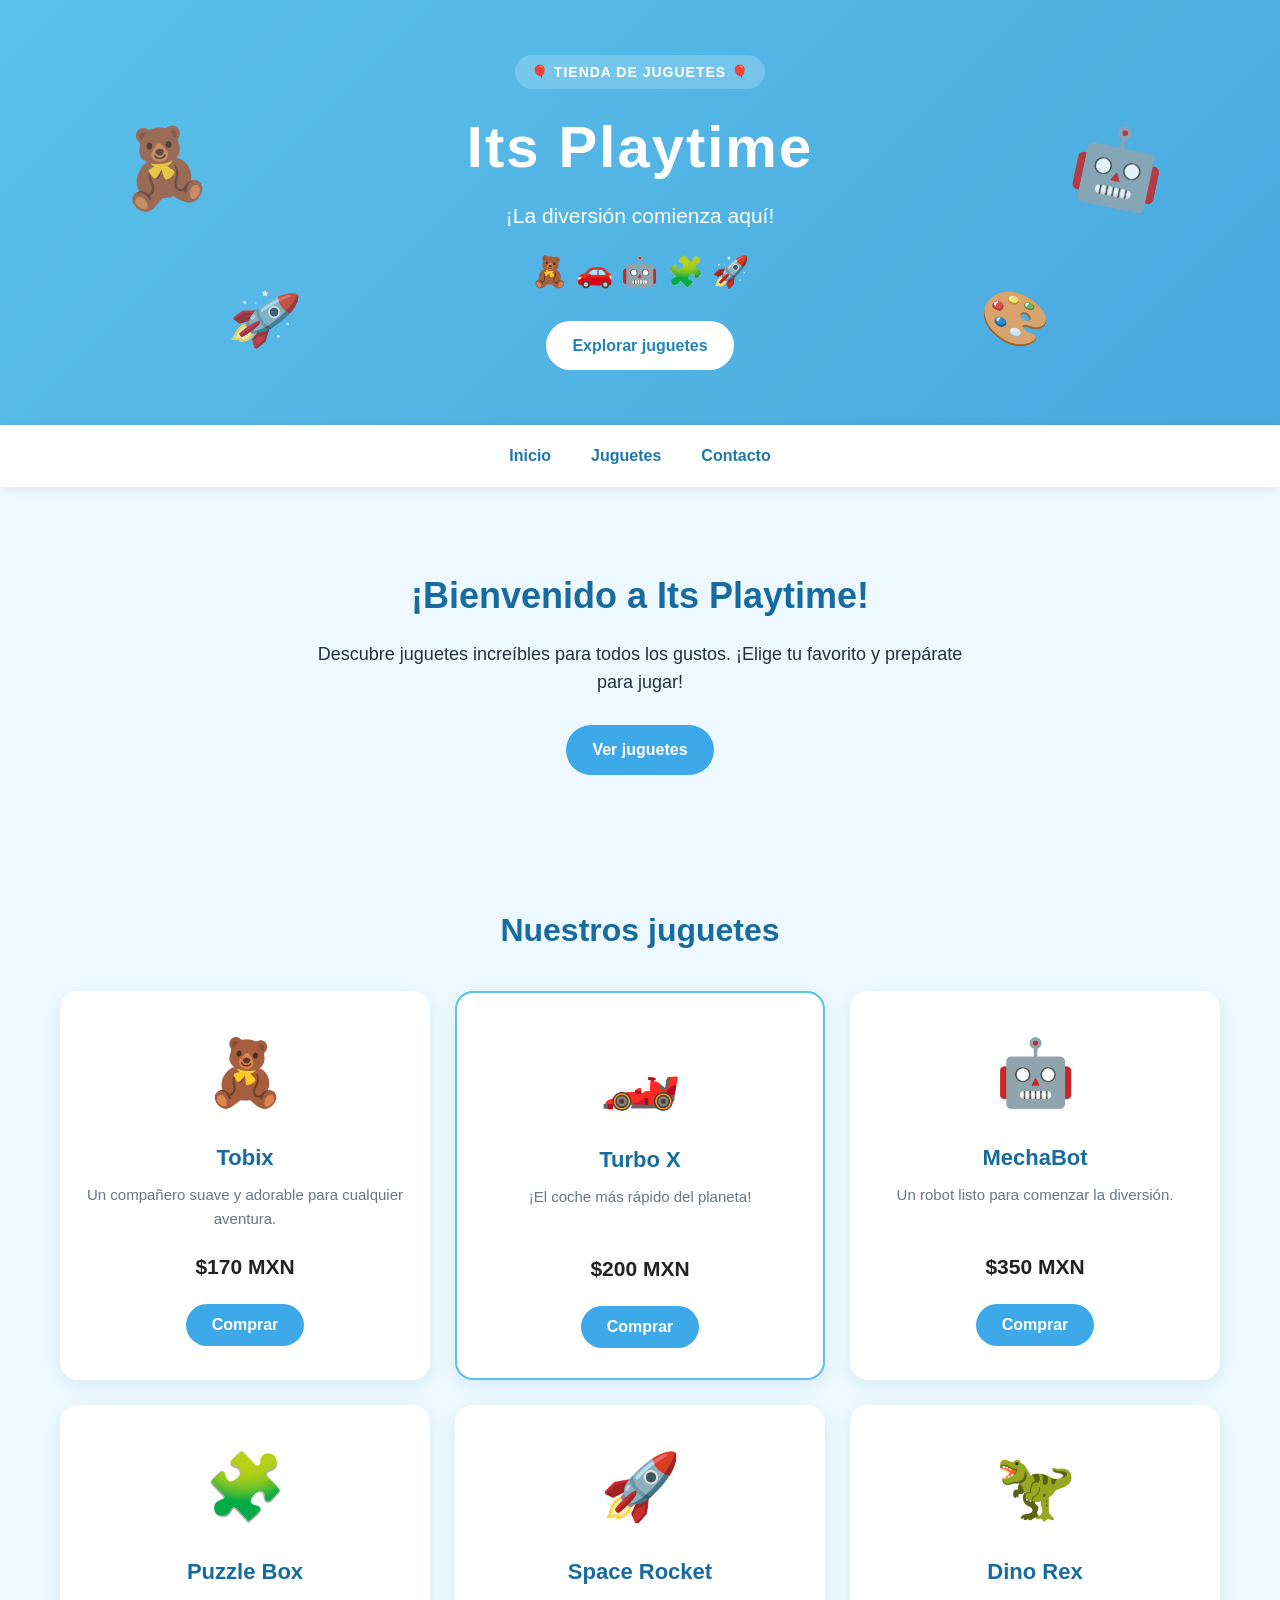
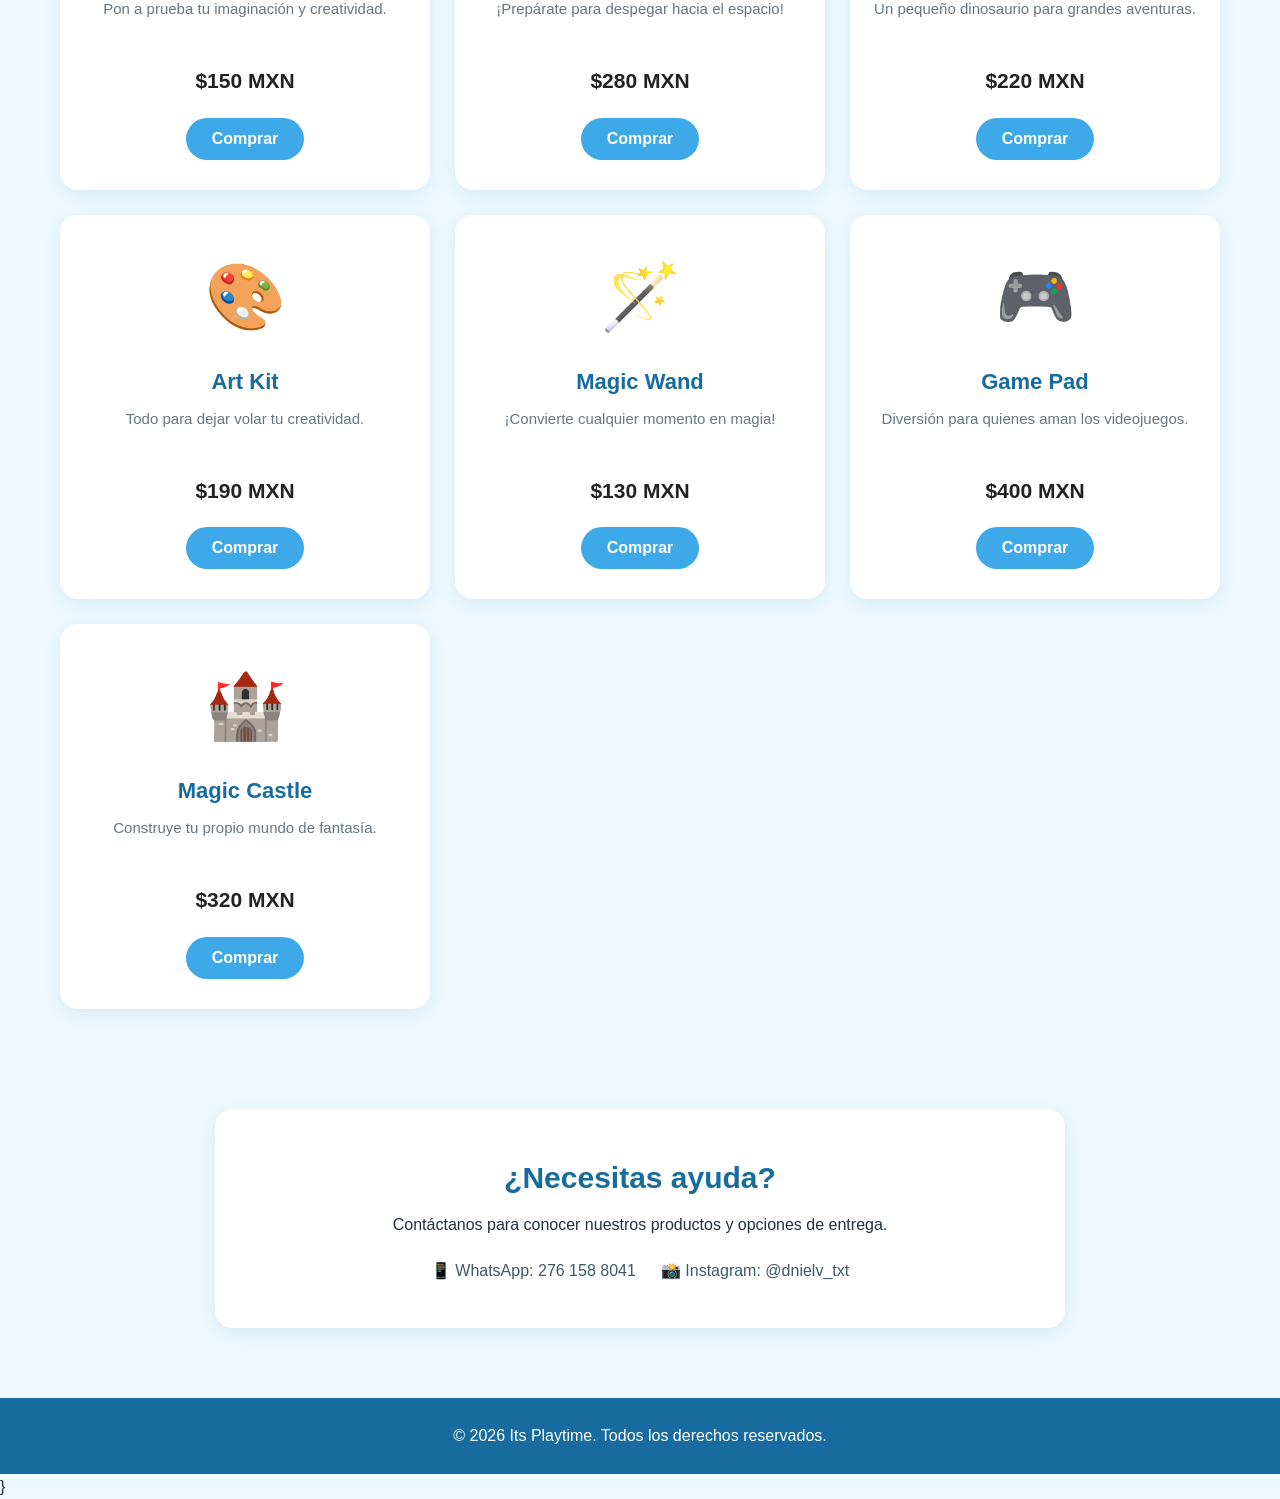
<file: index.html>
<!DOCTYPE html>
<html lang="es">
<head>
    <meta charset="UTF-8">
    <meta name="viewport" content="width=device-width, initial-scale=1.0">
    <meta name="description" content="Its Playtime - Tu tienda de juguetes favorita.">
    <title>Its Playtime</title>
    <link rel="stylesheet" href="style.css">
</head>

<body>

    <!-- ENCABEZADO -->
    <header class="encabezado">

        <div class="decoracion izquierda">🧸</div>
        <div class="decoracion izquierda-2">🚀</div>

        <div class="contenido-encabezado">
            <span class="etiqueta">🎈 TIENDA DE JUGUETES 🎈</span>

            <h1>Its Playtime</h1>

            <p>¡La diversión comienza aquí!</p>

            <div class="mini-juguetes">
                🧸 🚗 🤖 🧩 🚀
            </div>

            <a class="boton boton-encabezado" href="#juguetes">
                Explorar juguetes
            </a>
        </div>

        <div class="decoracion derecha">🤖</div>
        <div class="decoracion derecha-2">🎨</div>

    </header>


    <!-- MENÚ -->
    <nav class="navegacion">
        <a href="#inicio">Inicio</a>
        <a href="#juguetes">Juguetes</a>
        <a href="#contacto">Contacto</a>
    </nav>


    <main>

        <!-- BIENVENIDA -->
        <section id="inicio" class="bienvenida">
            <h2>¡Bienvenido a Its Playtime!</h2>

            <p>
                Descubre juguetes increíbles para todos los gustos.
                ¡Elige tu favorito y prepárate para jugar!
            </p>

            <a class="boton" href="#juguetes">
                Ver juguetes
            </a>
        </section>


        <!-- PRODUCTOS -->
        <section id="juguetes" class="seccion-juguetes">

            <h2>Nuestros juguetes</h2>

            <div class="productos">

                <article class="producto"
                    onclick="abrirCompra('Tobix', 170, '🧸')">

                    <div class="emoji">🧸</div>
                    <h3>Tobix</h3>

                    <p class="descripcion">
                        Un compañero suave y adorable para cualquier aventura.
                    </p>

                    <p class="precio">$170 MXN</p>

                    <button type="button">
                        Comprar
                    </button>

                </article>


                <article class="producto destacado"
                    onclick="abrirCompra('Turbo X', 200, '🏎️')">

                    <div class="emoji">🏎️</div>
                    <h3>Turbo X</h3>

                    <p class="descripcion">
                        ¡El coche más rápido del planeta!
                    </p>

                    <p class="precio">$200 MXN</p>

                    <button type="button">
                        Comprar
                    </button>

                </article>


                <article class="producto"
                    onclick="abrirCompra('MechaBot', 350, '🤖')">

                    <div class="emoji">🤖</div>
                    <h3>MechaBot</h3>

                    <p class="descripcion">
                        Un robot listo para comenzar la diversión.
                    </p>

                    <p class="precio">$350 MXN</p>

                    <button type="button">
                        Comprar
                    </button>

                </article>


                <article class="producto"
                    onclick="abrirCompra('Puzzle Box', 150, '🧩')">

                    <div class="emoji">🧩</div>
                    <h3>Puzzle Box</h3>

                    <p class="descripcion">
                        Pon a prueba tu imaginación y creatividad.
                    </p>

                    <p class="precio">$150 MXN</p>

                    <button type="button">
                        Comprar
                    </button>

                </article>


                <article class="producto"
                    onclick="abrirCompra('Space Rocket', 280, '🚀')">

                    <div class="emoji">🚀</div>
                    <h3>Space Rocket</h3>

                    <p class="descripcion">
                        ¡Prepárate para despegar hacia el espacio!
                    </p>

                    <p class="precio">$280 MXN</p>

                    <button type="button">
                        Comprar
                    </button>

                </article>


                <article class="producto"
                    onclick="abrirCompra('Dino Rex', 220, '🦖')">

                    <div class="emoji">🦖</div>
                    <h3>Dino Rex</h3>

                    <p class="descripcion">
                        Un pequeño dinosaurio para grandes aventuras.
                    </p>

                    <p class="precio">$220 MXN</p>

                    <button type="button">
                        Comprar
                    </button>

                </article>


                <article class="producto"
                    onclick="abrirCompra('Art Kit', 190, '🎨')">

                    <div class="emoji">🎨</div>
                    <h3>Art Kit</h3>

                    <p class="descripcion">
                        Todo para dejar volar tu creatividad.
                    </p>

                    <p class="precio">$190 MXN</p>

                    <button type="button">
                        Comprar
                    </button>

                </article>


                <article class="producto"
                    onclick="abrirCompra('Magic Wand', 130, '🪄')">

                    <div class="emoji">🪄</div>
                    <h3>Magic Wand</h3>

                    <p class="descripcion">
                        ¡Convierte cualquier momento en magia!
                    </p>

                    <p class="precio">$130 MXN</p>

                    <button type="button">
                        Comprar
                    </button>

                </article>


                <article class="producto"
                    onclick="abrirCompra('Game Pad', 400, '🎮')">

                    <div class="emoji">🎮</div>
                    <h3>Game Pad</h3>

                    <p class="descripcion">
                        Diversión para quienes aman los videojuegos.
                    </p>

                    <p class="precio">$400 MXN</p>

                    <button type="button">
                        Comprar
                    </button>

                </article>


                <article class="producto"
                    onclick="abrirCompra('Magic Castle', 320, '🏰')">

                    <div class="emoji">🏰</div>
                    <h3>Magic Castle</h3>

                    <p class="descripcion">
                        Construye tu propio mundo de fantasía.
                    </p>

                    <p class="precio">$320 MXN</p>

                    <button type="button">
                        Comprar
                    </button>

                </article>

            </div>
        </section>


        <!-- CONTACTO -->
        <section id="contacto" class="contacto">

            <h2>¿Necesitas ayuda?</h2>

            <p>
                Contáctanos para conocer nuestros productos
                y opciones de entrega.
            </p>

            <div class="datos-contacto">
                <p>📱 WhatsApp: 276 158 8041</p>
                <p>📸 Instagram: @dnielv_txt</p>
            </div>
        </section>

    </main>
    <!-- Pie de página -->
    <footer class="pie">
        <p>&copy; 2026 Its Playtime. Todos los derechos reservados.</p>
       </footer>}
</file>
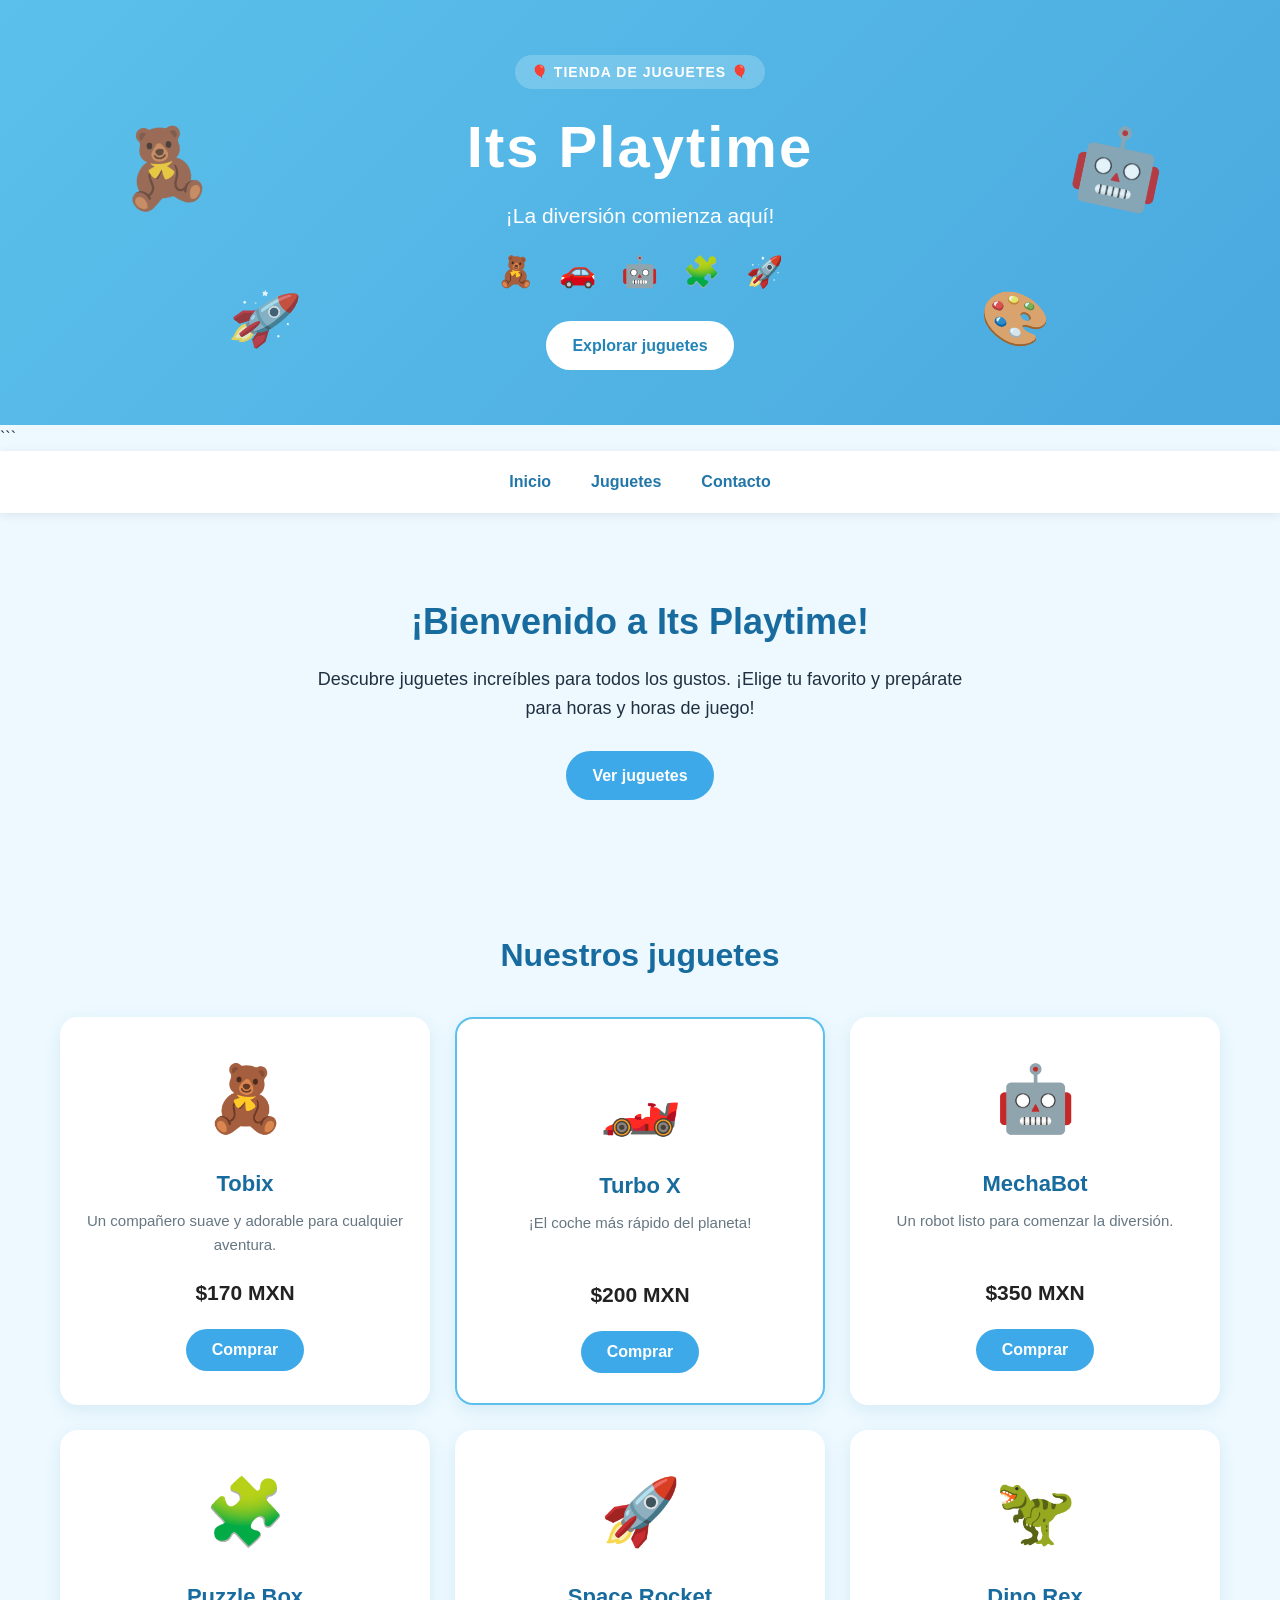
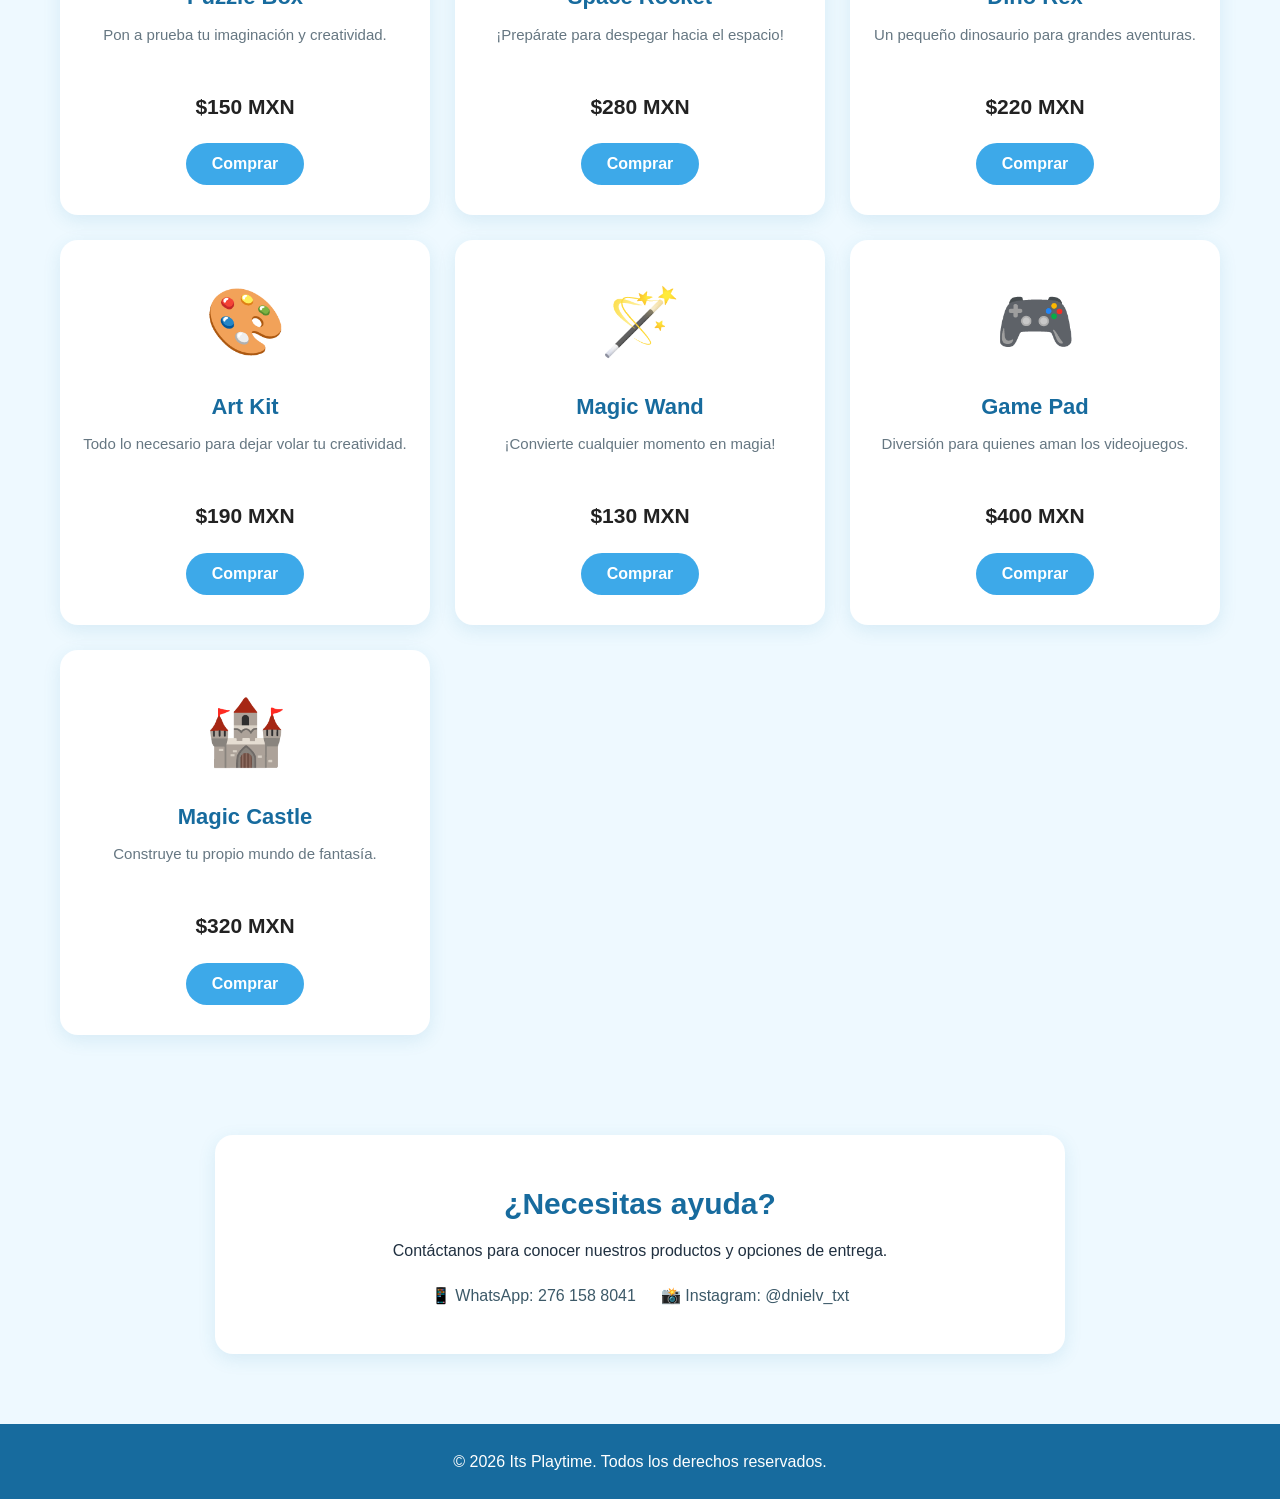
<file: idex.html>
<!DOCTYPE Its playtime>
<html lang="es">
<head>
    <meta charset="UTF-8">
    <meta name="viewport" content="width=device-width, initial-scale=1.0">
    <meta name="description" content="Its Playtime - Tu tienda de juguetes favorita.">
    <title>Its Playtime</title>
    <link rel="stylesheet" href="style.css">
</head>

<body>

    <!-- Encabezado -->
<header class="encabezado">

    <div class="decoracion izquierda">🧸</div>
    <div class="decoracion izquierda-2">🚀</div>

    <div class="contenido-encabezado">
        <span class="etiqueta">🎈 TIENDA DE JUGUETES 🎈</span>

        <h1>Its Playtime</h1>

        <p>¡La diversión comienza aquí!</p>

        <div class="mini-juguetes">
            🧸 &nbsp; 🚗 &nbsp; 🤖 &nbsp; 🧩 &nbsp; 🚀
        </div>

        <a class="boton boton-encabezado" href="#juguetes">
            Explorar juguetes
        </a>
    </div>

    <div class="decoracion derecha">🤖</div>
    <div class="decoracion derecha-2">🎨</div>

</header>
```


    <!-- Menú -->
    <nav class="navegacion">
        <a href="#inicio">Inicio</a>
        <a href="#juguetes">Juguetes</a>
        <a href="#contacto">Contacto</a>
    </nav>

    <main>

        <!-- Bienvenida -->
        <section id="inicio" class="bienvenida">
            <h2>¡Bienvenido a Its Playtime!</h2>
            <p>
                Descubre juguetes increíbles para todos los gustos.
                ¡Elige tu favorito y prepárate para horas y horas de juego!
            </p>

            <a class="boton" href="#juguetes">Ver juguetes</a>
        </section>

        <!-- Productos -->
        <section id="juguetes" class="seccion-juguetes">
            <h2>Nuestros juguetes</h2>

            <div class="productos">

                <article class="producto">
                    <div class="emoji">🧸</div>
                    <h3>Tobix</h3>
                    <p class="descripcion">Un compañero suave y adorable para cualquier aventura.</p>
                    <p class="precio">$170 MXN</p>
                    <button type="button">Comprar</button>
                </article>

                <article class="producto destacado">
                    <div class="emoji">🏎️</div>
                    <h3>Turbo X</h3>
                    <p class="descripcion">¡El coche más rápido del planeta!</p>
                    <p class="precio">$200 MXN</p>
                    <button type="button">Comprar</button>
                </article>

                <article class="producto">
                    <div class="emoji">🤖</div>
                    <h3>MechaBot</h3>
                    <p class="descripcion">Un robot listo para comenzar la diversión.</p>
                    <p class="precio">$350 MXN</p>
                    <button type="button">Comprar</button>
                </article>

                <article class="producto">
                    <div class="emoji">🧩</div>
                    <h3>Puzzle Box</h3>
                    <p class="descripcion">Pon a prueba tu imaginación y creatividad.</p>
                    <p class="precio">$150 MXN</p>
                    <button type="button">Comprar</button>
                </article>

                <article class="producto">
                    <div class="emoji">🚀</div>
                    <h3>Space Rocket</h3>
                    <p class="descripcion">¡Prepárate para despegar hacia el espacio!</p>
                    <p class="precio">$280 MXN</p>
                    <button type="button">Comprar</button>
                </article>

                <article class="producto">
                    <div class="emoji">🦖</div>
                    <h3>Dino Rex</h3>
                    <p class="descripcion">Un pequeño dinosaurio para grandes aventuras.</p>
                    <p class="precio">$220 MXN</p>
                    <button type="button">Comprar</button>
                </article>

                <article class="producto">
                    <div class="emoji">🎨</div>
                    <h3>Art Kit</h3>
                    <p class="descripcion">Todo lo necesario para dejar volar tu creatividad.</p>
                    <p class="precio">$190 MXN</p>
                    <button type="button">Comprar</button>
                </article>

                <article class="producto">
                    <div class="emoji">🪄</div>
                    <h3>Magic Wand</h3>
                    <p class="descripcion">¡Convierte cualquier momento en magia!</p>
                    <p class="precio">$130 MXN</p>
                    <button type="button">Comprar</button>
                </article>

                <article class="producto">
                    <div class="emoji">🎮</div>
                    <h3>Game Pad</h3>
                    <p class="descripcion">Diversión para quienes aman los videojuegos.</p>
                    <p class="precio">$400 MXN</p>
                    <button type="button">Comprar</button>
                </article>

                <article class="producto">
                    <div class="emoji">🏰</div>
                    <h3>Magic Castle</h3>
                    <p class="descripcion">Construye tu propio mundo de fantasía.</p>
                    <p class="precio">$320 MXN</p>
                    <button type="button">Comprar</button>
                </article>

            </div>
        </section>

        <!-- Contacto -->
        <section id="contacto" class="contacto">
            <h2>¿Necesitas ayuda?</h2>
            <p>Contáctanos para conocer nuestros productos y opciones de entrega.</p>

            <div class="datos-contacto">
                <p>📱 WhatsApp: 276 158 8041</p>
                <p>📸 Instagram: @dnielv_txt</p>
            </div>
        </section>

    </main>

    <!-- Pie de página -->
    <footer class="pie">
        <p>&copy; 2026 Its Playtime. Todos los derechos reservados.</p>
    </footer>

</body>
</html>
</file>
<file: style.css>
* {
    margin: 0;
    padding: 0;
    box-sizing: border-box;
}

html {
    scroll-behavior: smooth;
}

body {
    font-family: Arial, Helvetica, sans-serif;
    background-color: #eef9ff;
    color: #203040;
    line-height: 1.6;
}

/* Encabezado */
.encabezado {
    text-align: center;
    padding: 55px 20px;
    background: linear-gradient(135deg, #5bc0eb, #4aa9df);
    color: white;
}

.encabezado h1 {
    font-size: 48px;
    margin-bottom: 8px;
    letter-spacing: 1px;
}

.encabezado p {
    font-size: 19px;
}

/* Navegación */
.navegacion {
    display: flex;
    justify-content: center;
    align-items: center;
    gap: 40px;
    padding: 18px 20px;
    background-color: white;
    box-shadow: 0 2px 10px rgba(0, 0, 0, 0.08);
    position: sticky;
    top: 0;
    z-index: 10;
}

.navegacion a {
    text-decoration: none;
    color: #2376a8;
    font-weight: bold;
    transition: color 0.2s ease;
}

.navegacion a:hover {
    color: #155579;
}

/* Bienvenida */
.bienvenida {
    max-width: 1000px;
    margin: auto;
    padding: 80px 20px;
    text-align: center;
}

.bienvenida h2 {
    font-size: 36px;
    color: #176b9e;
    margin-bottom: 15px;
}

.bienvenida p {
    max-width: 650px;
    margin: 0 auto 28px;
    font-size: 18px;
}

/* Botones */
.boton,
button {
    display: inline-block;
    border: none;
    padding: 12px 26px;
    border-radius: 25px;
    background-color: #3da9e9;
    color: white;
    font-size: 16px;
    font-family: inherit;
    font-weight: bold;
    text-decoration: none;
    cursor: pointer;
    transition: 0.2s ease;
}

.boton:hover,
button:hover {
    background-color: #258bc8;
    transform: translateY(-2px);
}

/* Productos */
.seccion-juguetes {
    max-width: 1200px;
    margin: auto;
    padding: 50px 20px 80px;
    text-align: center;
}

.seccion-juguetes h2 {
    font-size: 32px;
    color: #176b9e;
    margin-bottom: 35px;
}

.productos {
    display: grid;
    grid-template-columns: repeat(3, 1fr);
    gap: 25px;
}

/* Tarjetas */
.producto {
    padding: 30px 22px;
    background-color: white;
    border-radius: 18px;
    box-shadow: 0 5px 18px rgba(42, 129, 174, 0.12);
    transition: transform 0.2s ease, box-shadow 0.2s ease;
}

.producto:hover {
    transform: translateY(-6px);
    box-shadow: 0 10px 25px rgba(42, 129, 174, 0.2);
}

.producto.destacado {
    border: 2px solid #5bc0eb;
}

.emoji {
    font-size: 65px;
    margin-bottom: 15px;
}

.producto h3 {
    color: #176b9e;
    font-size: 22px;
    margin-bottom: 8px;
}

.descripcion {
    min-height: 52px;
    color: #667782;
    font-size: 15px;
    margin-bottom: 15px;
}

.precio {
    color: #222;
    font-size: 21px;
    font-weight: bold;
    margin-bottom: 20px;
}

/* Contacto */
.contacto {
    max-width: 850px;
    margin: 20px auto 70px;
    padding: 45px 25px;
    background-color: white;
    border-radius: 18px;
    text-align: center;
    box-shadow: 0 5px 18px rgba(42, 129, 174, 0.12);
}

.contacto h2 {
    color: #176b9e;
    font-size: 30px;
    margin-bottom: 10px;
}

.contacto > p {
    margin-bottom: 20px;
}

.datos-contacto {
    display: flex;
    justify-content: center;
    gap: 25px;
    flex-wrap: wrap;
    color: #3c5968;
}

/* Pie de página */
.pie {
    padding: 25px 20px;
    background-color: #176b9e;
    color: white;
    text-align: center;
}

/* Diseño para celulares */
@media (max-width: 850px) {
    .productos {
        grid-template-columns: repeat(2, 1fr);
    }
}

@media (max-width: 600px) {
    .encabezado h1 {
        font-size: 36px;
    }

    .navegacion {
        gap: 20px;
    }

    .productos {
        grid-template-columns: 1fr;
    }

    .bienvenida h2 {
        font-size: 28px;
    }

    .datos-contacto {
        flex-direction: column;
        gap: 8px;
    }
}

/* Encabezado decorado */
.encabezado {
    position: relative;
    overflow: hidden;
    min-height: 390px;
    display: flex;
    justify-content: center;
    align-items: center;
}

.contenido-encabezado {
    position: relative;
    z-index: 2;
    text-align: center;
}

.etiqueta {
    display: inline-block;
    margin-bottom: 12px;
    padding: 6px 16px;
    border-radius: 20px;
    background-color: rgba(255, 255, 255, 0.2);
    font-size: 14px;
    font-weight: bold;
    letter-spacing: 1px;
}

.contenido-encabezado h1 {
    font-size: 58px;
    margin-bottom: 5px;
    letter-spacing: 2px;
}

.contenido-encabezado p {
    font-size: 21px;
    margin-bottom: 15px;
}

.mini-juguetes {
    font-size: 30px;
    margin-bottom: 25px;
}

.boton-encabezado {
    background-color: white;
    color: #2384b8;
}

.boton-encabezado:hover {
    background-color: #e8f8ff;
    color: #176b9e;
}

/* Juguetes decorativos */
.decoracion {
    position: absolute;
    z-index: 1;
    font-size: 75px;
    opacity: 0.85;
    animation: flotar 3s ease-in-out infinite;
}

.izquierda {
    left: 9%;
    top: 25%;
    transform: rotate(-12deg);
}

.izquierda-2 {
    left: 18%;
    bottom: 15%;
    font-size: 55px;
    transform: rotate(10deg);
    animation-delay: 0.5s;
}

.derecha {
    right: 9%;
    top: 25%;
    transform: rotate(12deg);
    animation-delay: 1s;
}

.derecha-2 {
    right: 18%;
    bottom: 15%;
    font-size: 55px;
    transform: rotate(-10deg);
    animation-delay: 1.5s;
}

/* Animación */
@keyframes flotar {
    0%, 100% {
        transform: translateY(0) rotate(-8deg);
    }

    50% {
        transform: translateY(-10px) rotate(8deg);
    }
}

/* Ajustes para celular */
@media (max-width: 600px) {

    .encabezado {
        min-height: 420px;
    }

    .contenido-encabezado h1 {
        font-size: 42px;
    }

    .contenido-encabezado p {
        font-size: 18px;
    }

    .decoracion {
        font-size: 45px;
    }

    .izquierda {
        left: 4%;
        top: 15%;
    }

    .izquierda-2 {
        left: 8%;
        bottom: 8%;
    }

    .derecha {
        right: 4%;
        top: 15%;
    }

    .derecha-2 {
        right: 8%;
        bottom: 8%;
    }
}
</file>
